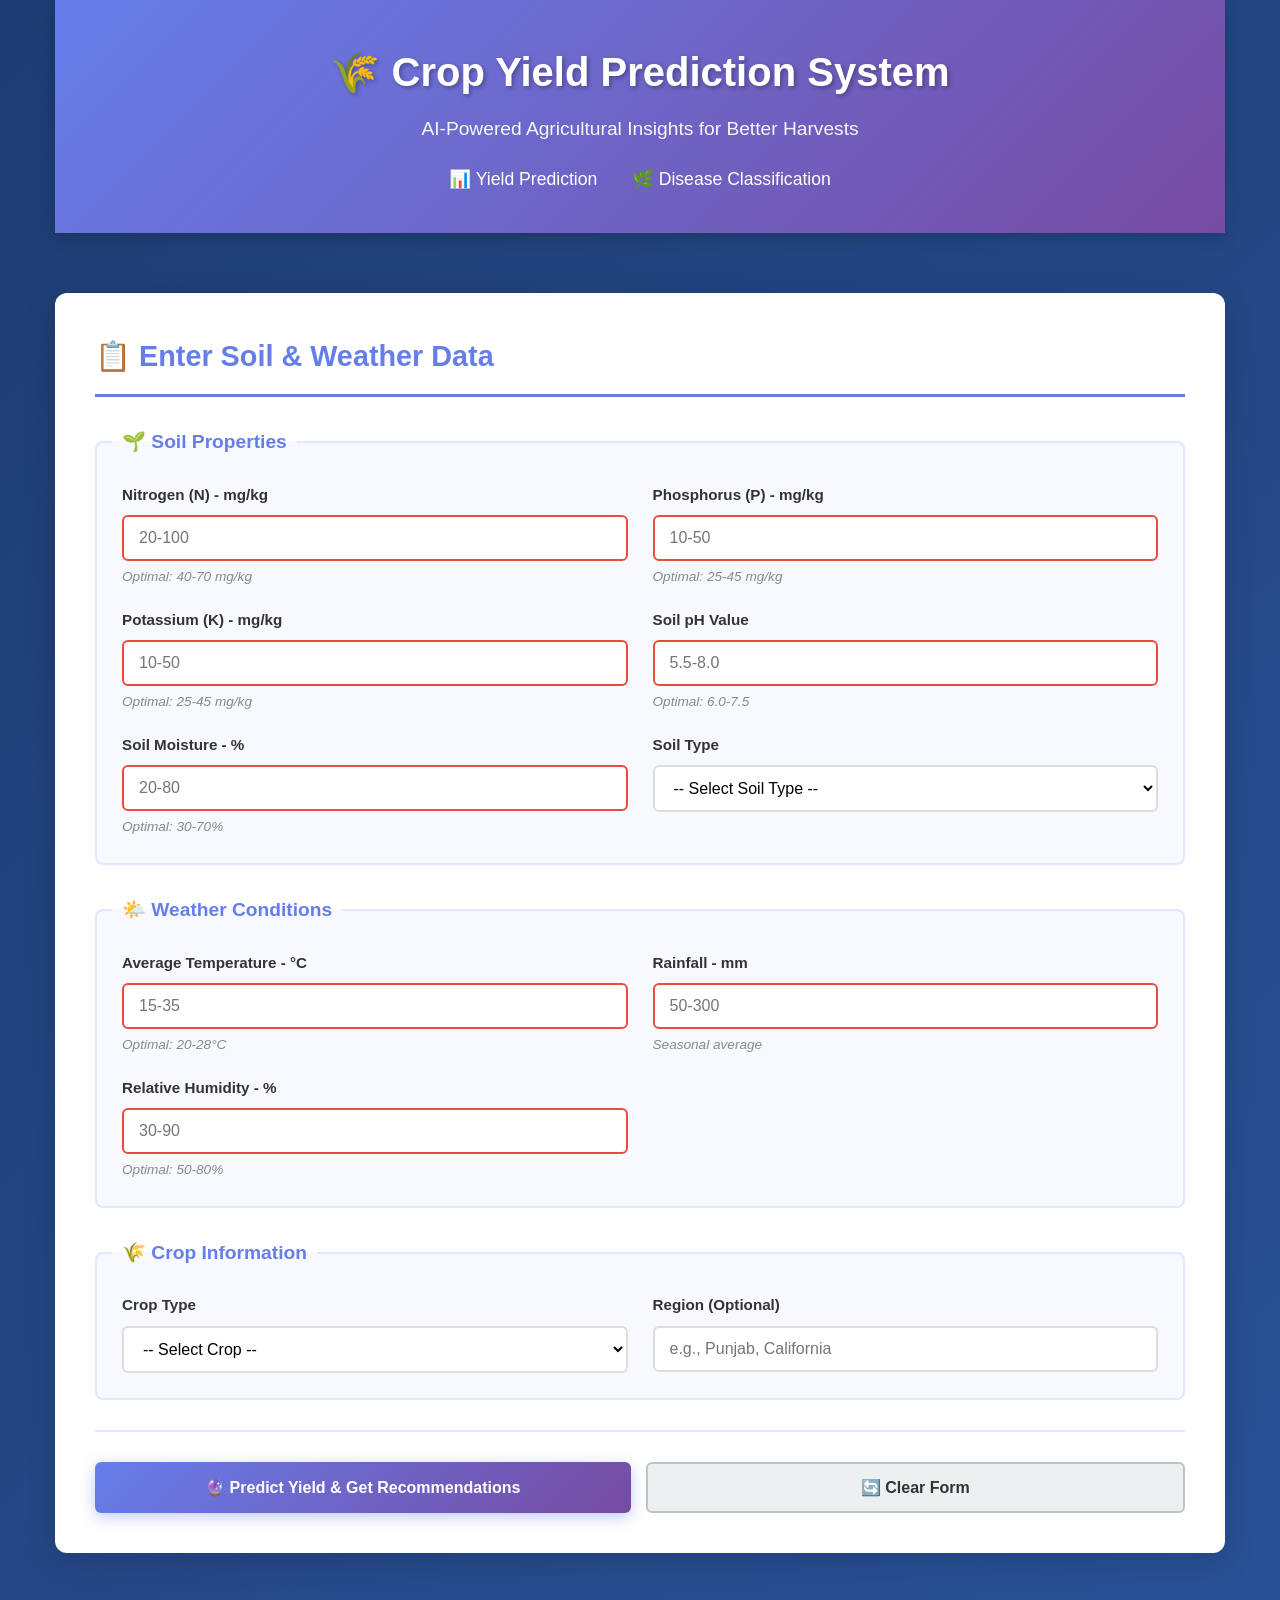
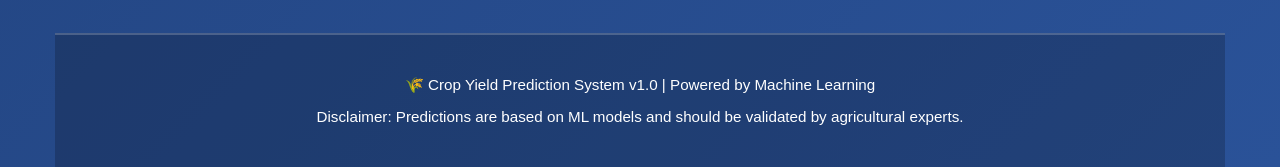
<file: index.html>
<!DOCTYPE html>
<html lang="en">
<head>
    <meta charset="UTF-8">
    <meta http-equiv="refresh" content="0; url=frontend/index.html">
    <title>Crop Yield & Disease Prediction</title>
    <script>
        window.location.href = "frontend/index.html";
    </script>
</head>
<body>
    <p>If you are not redirected automatically, follow this <a href="frontend/index.html">link to the application</a>.</p>
</body>
</html>
</file>
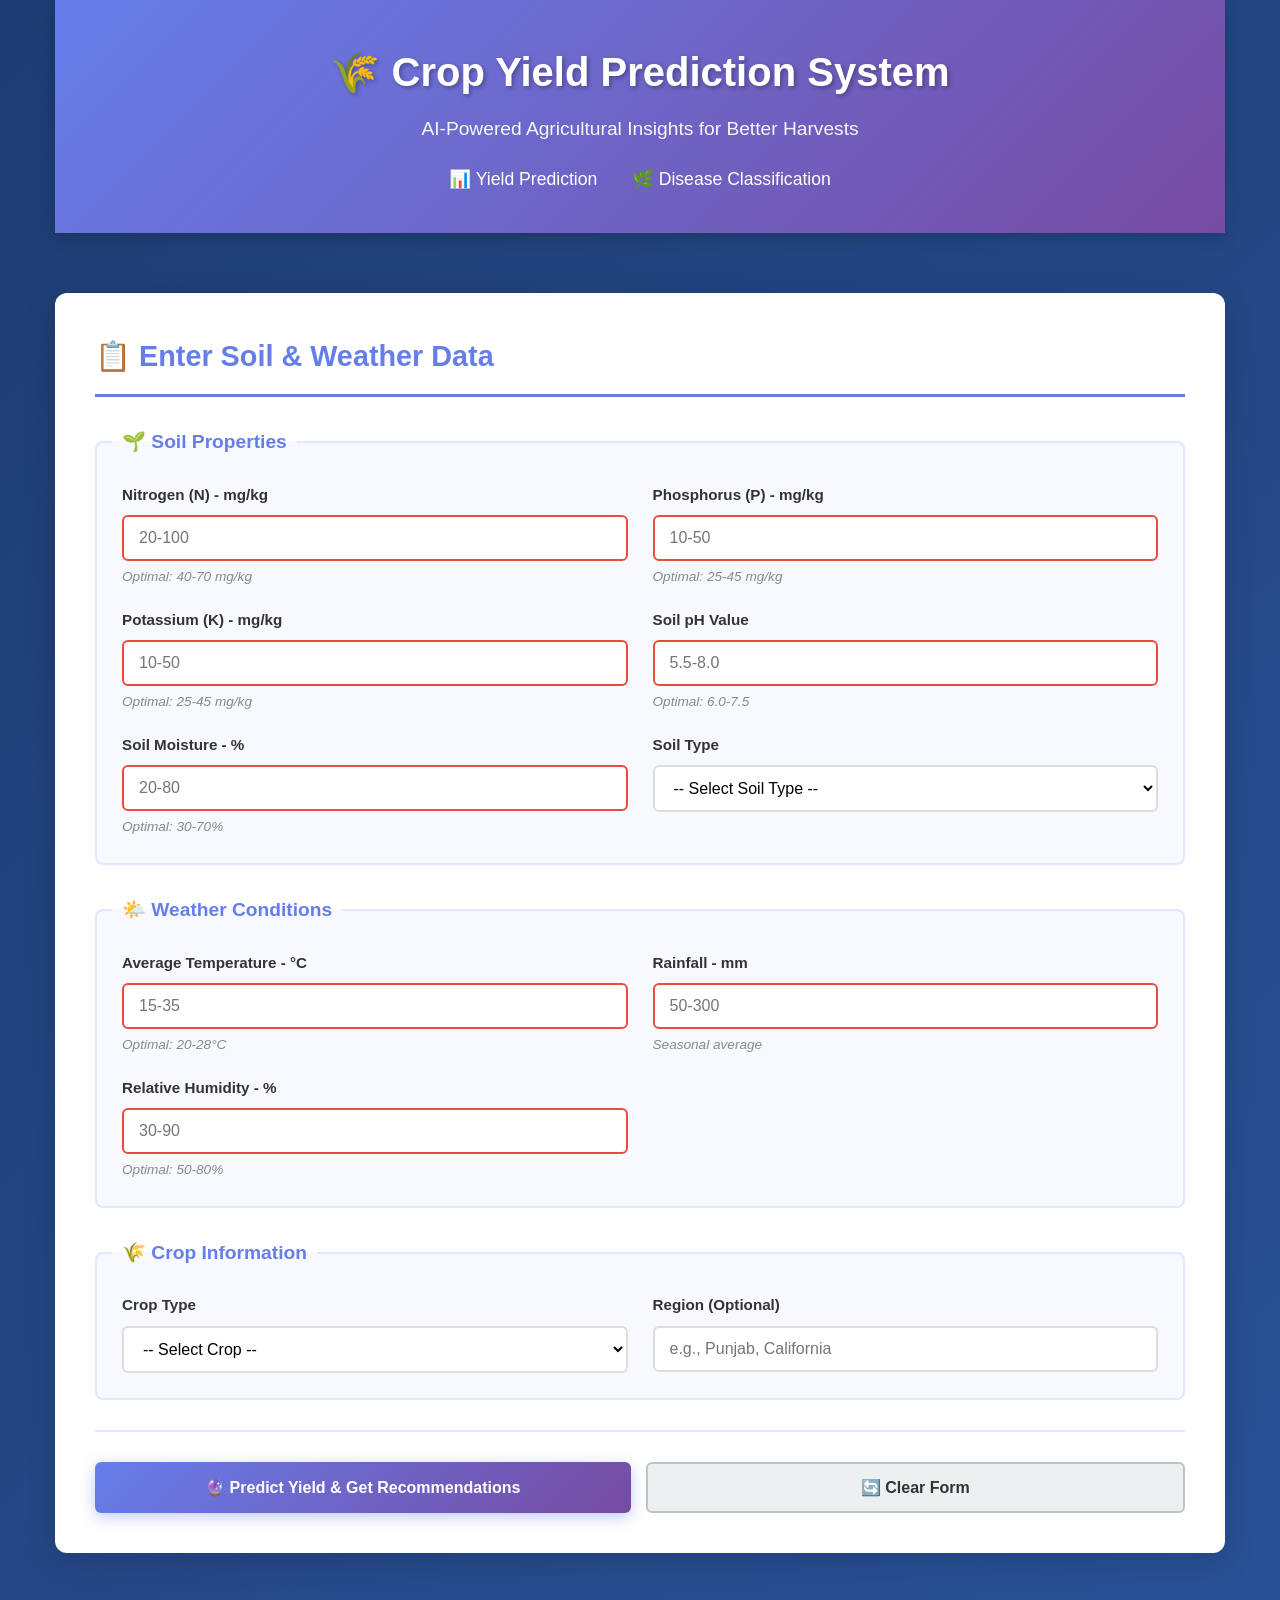
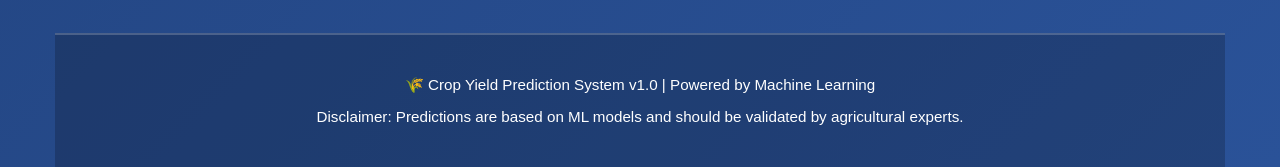
<file: frontend/index.html>
<!DOCTYPE html>
<html lang="en">
<head>
    <meta charset="UTF-8">
    <meta name="viewport" content="width=device-width, initial-scale=1.0">
    <title>Crop Yield Prediction & Recommendation System</title>
    <link rel="stylesheet" href="styles.css">
</head>
<body>
    <div class="container">
        <!-- Header -->
        <header class="header">
            <div class="header-content">
                <h1>🌾 Crop Yield Prediction System</h1>
                <p>AI-Powered Agricultural Insights for Better Harvests</p>
                <nav class="main-nav" style="margin-top: 20px; text-align: center;">
                    <a href="index.html" style="color: white; text-decoration: none; margin: 0 15px; font-weight: 500; font-size: 1.1em;">📊 Yield Prediction</a>
                    <a href="disease_classification.html" style="color: white; text-decoration: none; margin: 0 15px; font-weight: 500; font-size: 1.1em;">🌿 Disease Classification</a>
                </nav>
            </div>
        </header>

        <!-- Main Content -->
        <main class="main-content">
            <!-- Input Form Section -->
            <section class="form-section">
                <div class="form-container">
                    <h2>📋 Enter Soil & Weather Data</h2>
                    
                    <form id="predictionForm">
                        <!-- Soil Data Section -->
                        <fieldset class="form-fieldset">
                            <legend>🌱 Soil Properties</legend>
                            
                            <div class="form-row">
                                <div class="form-group">
                                    <label for="nitrogen">Nitrogen (N) - mg/kg</label>
                                    <input type="number" id="nitrogen" name="nitrogen" min="0" max="150" step="0.5" placeholder="20-100" required>
                                    <span class="range-hint">Optimal: 40-70 mg/kg</span>
                                </div>
                                
                                <div class="form-group">
                                    <label for="phosphorus">Phosphorus (P) - mg/kg</label>
                                    <input type="number" id="phosphorus" name="phosphorus" min="0" max="100" step="0.5" placeholder="10-50" required>
                                    <span class="range-hint">Optimal: 25-45 mg/kg</span>
                                </div>
                            </div>

                            <div class="form-row">
                                <div class="form-group">
                                    <label for="potassium">Potassium (K) - mg/kg</label>
                                    <input type="number" id="potassium" name="potassium" min="0" max="100" step="0.5" placeholder="10-50" required>
                                    <span class="range-hint">Optimal: 25-45 mg/kg</span>
                                </div>
                                
                                <div class="form-group">
                                    <label for="ph">Soil pH Value</label>
                                    <input type="number" id="ph" name="ph" min="4" max="9" step="0.1" placeholder="5.5-8.0" required>
                                    <span class="range-hint">Optimal: 6.0-7.5</span>
                                </div>
                            </div>

                            <div class="form-row">
                                <div class="form-group">
                                    <label for="moisture">Soil Moisture - %</label>
                                    <input type="number" id="moisture" name="moisture" min="0" max="100" step="1" placeholder="20-80" required>
                                    <span class="range-hint">Optimal: 30-70%</span>
                                </div>
                                
                                <div class="form-group">
                                    <label for="soilType">Soil Type</label>
                                    <select id="soilType" name="soil_type" required>
                                        <option value="">-- Select Soil Type --</option>
                                        <option value="Loamy">Loamy</option>
                                        <option value="Sandy">Sandy</option>
                                        <option value="Clay">Clay</option>
                                        <option value="Silt">Silt</option>
                                    </select>
                                </div>
                            </div>
                        </fieldset>

                        <!-- Weather Data Section -->
                        <fieldset class="form-fieldset">
                            <legend>🌤️ Weather Conditions</legend>
                            
                            <div class="form-row">
                                <div class="form-group">
                                    <label for="temperature">Average Temperature - °C</label>
                                    <input type="number" id="temperature" name="temperature" min="-10" max="50" step="0.5" placeholder="15-35" required>
                                    <span class="range-hint">Optimal: 20-28°C</span>
                                </div>
                                
                                <div class="form-group">
                                    <label for="rainfall">Rainfall - mm</label>
                                    <input type="number" id="rainfall" name="rainfall" min="0" max="400" step="5" placeholder="50-300" required>
                                    <span class="range-hint">Seasonal average</span>
                                </div>
                            </div>

                            <div class="form-row">
                                <div class="form-group">
                                    <label for="humidity">Relative Humidity - %</label>
                                    <input type="number" id="humidity" name="humidity" min="0" max="100" step="1" placeholder="30-90" required>
                                    <span class="range-hint">Optimal: 50-80%</span>
                                </div>
                            </div>
                        </fieldset>

                        <!-- Crop Selection Section -->
                        <fieldset class="form-fieldset">
                            <legend>🌾 Crop Information</legend>
                            
                            <div class="form-row">
                                <div class="form-group">
                                    <label for="cropType">Crop Type</label>
                                    <select id="cropType" name="crop_type" required>
                                        <option value="">-- Select Crop --</option>
                                        <option value="Rice">Rice</option>
                                        <option value="Wheat">Wheat</option>
                                        <option value="Corn">Corn</option>
                                        <option value="Soybean">Soybean</option>
                                        <option value="Barley">Barley</option>
                                    </select>
                                </div>
                                
                                <div class="form-group">
                                    <label for="region">Region (Optional)</label>
                                    <input type="text" id="region" name="region" placeholder="e.g., Punjab, California">
                                </div>
                            </div>
                        </fieldset>

                        <!-- Form Actions -->
                        <div class="form-actions">
                            <button type="submit" class="btn btn-primary">🔮 Predict Yield & Get Recommendations</button>
                            <button type="reset" class="btn btn-secondary">🔄 Clear Form</button>
                        </div>
                    </form>

                    <!-- Loading Indicator -->
                    <div id="loadingIndicator" class="loading-indicator" style="display:none;">
                        <div class="spinner"></div>
                        <p>Analyzing data and generating predictions...</p>
                    </div>
                </div>
            </section>

            <!-- Results Section -->
            <section id="resultsSection" class="results-section" style="display:none;">
                <h2>📊 Prediction & Analysis Results</h2>
                
                <!-- Yield Prediction -->
                <div class="card yield-card">
                    <div class="card-header yield-icon">🎯</div>
                    <h3>Predicted Crop Yield</h3>
                    <div class="yield-result">
                        <div class="yield-value" id="yieldValue">-</div>
                        <div class="yield-unit">Ton/hectare</div>
                    </div>
                    <p id="yieldCrop" class="crop-info">-</p>
                </div>

                <!-- Weather Analysis -->
                <div class="card weather-card">
                    <div class="card-header weather-icon">🌤️</div>
                    <h3>Weather Analysis</h3>
                    <div class="weather-info">
                        <div class="info-row">
                            <span class="label">Temperature:</span>
                            <span id="weatherTemp" class="value">-°C</span>
                        </div>
                        <div class="info-row">
                            <span class="label">Rainfall:</span>
                            <span id="weatherRain" class="value">-mm</span>
                        </div>
                        <div class="info-row">
                            <span class="label">Humidity:</span>
                            <span id="weatherHumidity" class="value">-</span>
                        </div>
                    </div>
                    <div id="weatherWarnings" class="warnings-list"></div>
                </div>

                <!-- Soil Analysis -->
                <div class="card soil-card">
                    <div class="card-header soil-icon">🌱</div>
                    <h3>Soil Health Analysis</h3>
                    <div id="soilAnalysis" class="soil-analysis"></div>
                </div>

                <!-- Seed Recommendation -->
                <div class="card recommendation-card">
                    <div class="card-header recommendation-icon">🌾</div>
                    <h3>Recommended Seed Variety</h3>
                    <div class="recommendation-item">
                        <div class="recommendation-header">
                            <h4 id="seedName">-</h4>
                            <span id="seedConfidence" class="confidence-badge">-</span>
                        </div>
                        <p id="seedReason" class="recommendation-reason">-</p>
                    </div>
                </div>

                <!-- Fertilizer Recommendation -->
                <div class="card recommendation-card">
                    <div class="card-header fertilizer-icon">🧪</div>
                    <h3>Recommended Fertilizer</h3>
                    <div class="recommendation-item">
                        <div class="recommendation-header">
                            <h4 id="fertilizerName">-</h4>
                            <span id="fertilizerConfidence" class="confidence-badge">-</span>
                        </div>
                        <p id="fertilizerReason" class="recommendation-reason">-</p>
                        <div id="fertilizerDetails" class="fertilizer-details"></div>
                    </div>
                </div>

                <!-- Action Buttons -->
                <div class="results-actions">
                    <button class="btn btn-primary" onclick="document.querySelector('.form-section').scrollIntoView({behavior: 'smooth'})">⬆️ Back to Form</button>
                    <button class="btn btn-secondary" onclick="document.getElementById('predictionForm').reset(); document.getElementById('resultsSection').style.display='none';">🔄 New Prediction</button>
                </div>
            </section>

            <!-- Error Section -->
            <section id="errorSection" class="error-section" style="display:none;">
                <div class="error-card">
                    <h3>❌ Error</h3>
                    <p id="errorMessage">An error occurred. Please try again.</p>
                    <button class="btn btn-secondary" onclick="document.getElementById('errorSection').style.display='none';">Dismiss</button>
                </div>
            </section>
        </main>

        <!-- Footer -->
        <footer class="footer">
            <p>🌾 Crop Yield Prediction System v1.0 | Powered by Machine Learning</p>
            <p>Disclaimer: Predictions are based on ML models and should be validated by agricultural experts.</p>
        </footer>
    </div>

    <script src="script.js"></script>
</body>
</html>
</file>
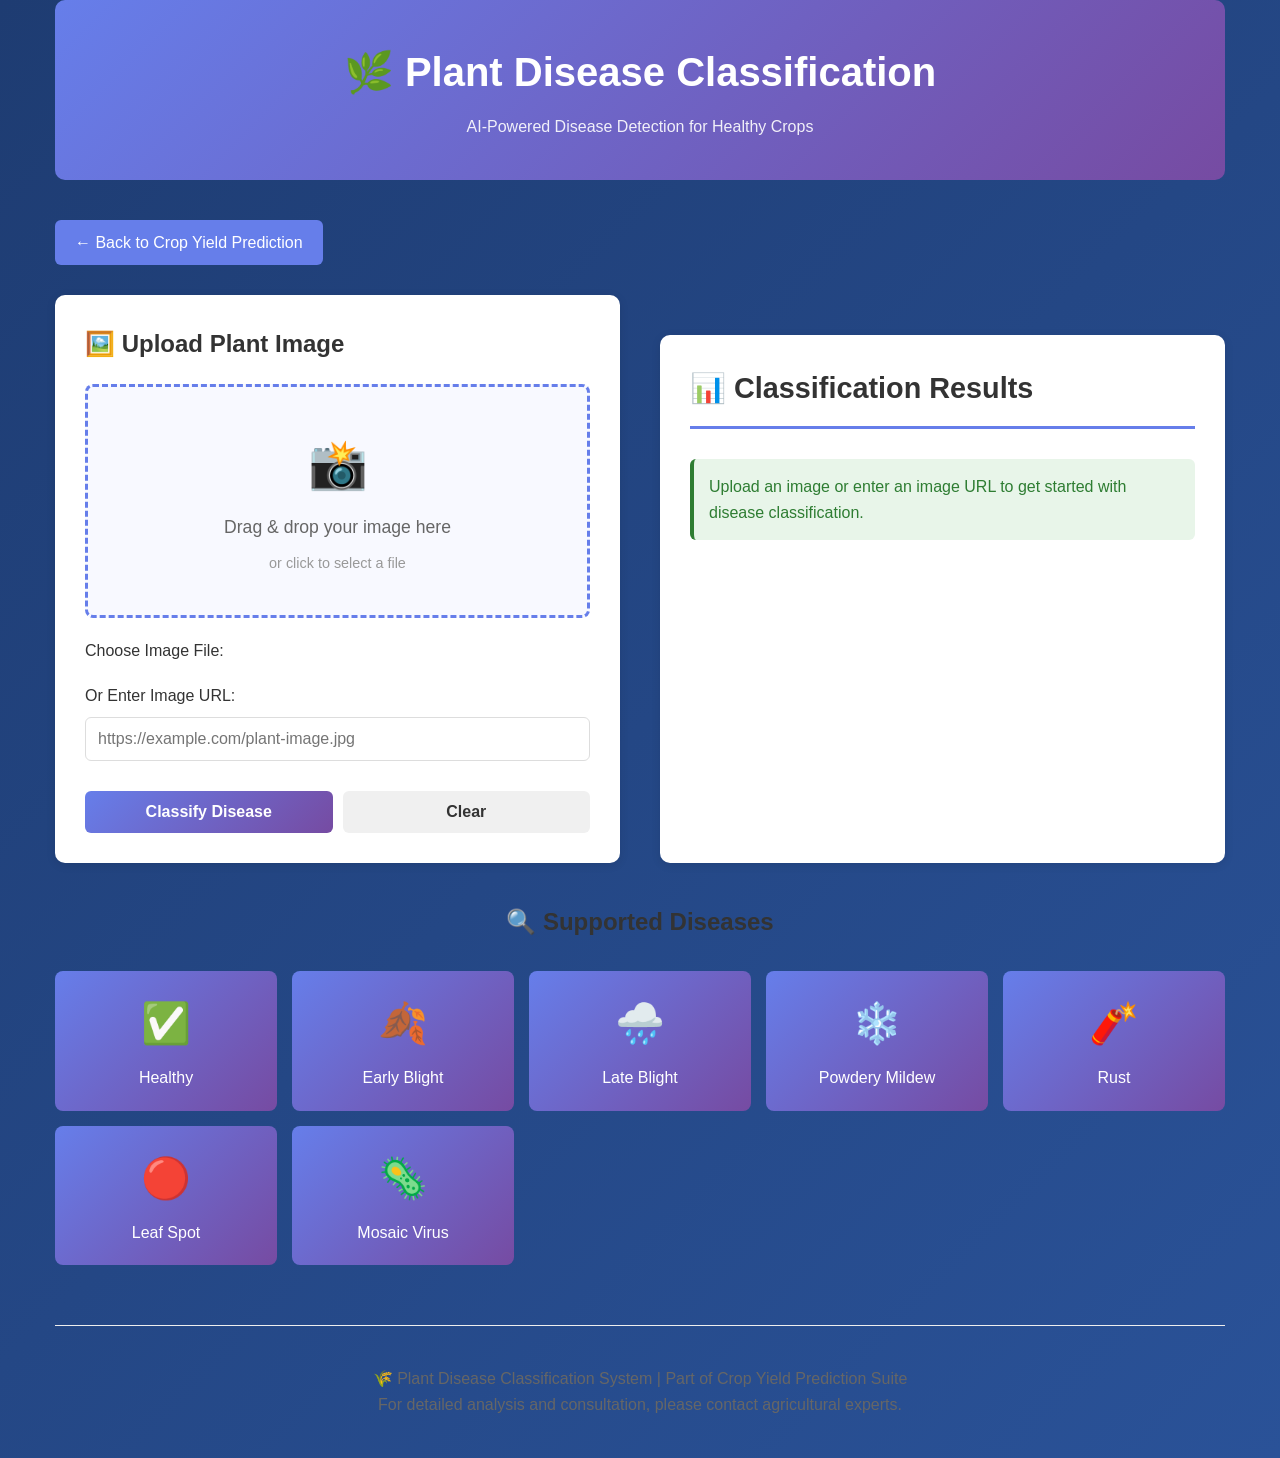
<file: frontend/disease_classification.html>
<var></var><!DOCTYPE html>
<html lang="en">
<head>
    <meta charset="UTF-8">
    <meta name="viewport" content="width=device-width, initial-scale=1.0">
    <title>Plant Disease Classification - Crop Yield Prediction</title>
    <link rel="stylesheet" href="styles.css">
    <style>
        .disease-page-container {
            max-width: 1200px;
            margin: 0 auto;
        }

        .disease-header {
            background: linear-gradient(135deg, #667eea 0%, #764ba2 100%);
            color: white;
            padding: 40px 20px;
            border-radius: 10px;
            text-align: center;
            margin-bottom: 40px;
        }

        .disease-header h1 {
            margin: 0;
            font-size: 2.5em;
        }

        .disease-header p {
            margin: 10px 0 0 0;
            opacity: 0.9;
        }

        .disease-content {
            display: grid;
            grid-template-columns: 1fr 1fr;
            gap: 40px;
            margin-bottom: 40px;
        }

        @media (max-width: 1024px) {
            .disease-content {
                grid-template-columns: 1fr;
            }
        }

        .upload-section {
            background: white;
            padding: 30px;
            border-radius: 10px;
            box-shadow: 0 2px 10px rgba(0, 0, 0, 0.1);
        }

        .upload-section h2 {
            color: #333;
            margin-top: 0;
            display: flex;
            align-items: center;
            gap: 10px;
        }

        .upload-area {
            border: 3px dashed #667eea;
            border-radius: 8px;
            padding: 40px;
            text-align: center;
            cursor: pointer;
            transition: all 0.3s ease;
            background: #f8f9ff;
            margin: 20px 0;
        }

        .upload-area:hover {
            border-color: #764ba2;
            background: #f0f1ff;
        }

        .upload-area.dragover {
            border-color: #764ba2;
            background: #ede9ff;
            transform: scale(1.02);
        }

        .upload-area-icon {
            font-size: 3em;
            margin-bottom: 10px;
        }

        .upload-area-text {
            color: #666;
            font-size: 1.1em;
            margin: 10px 0;
        }

        .upload-area-hint {
            color: #999;
            font-size: 0.9em;
        }

        #imageInput {
            display: none;
        }

        .input-group {
            margin: 20px 0;
        }

        .input-group label {
            display: block;
            margin-bottom: 8px;
            color: #333;
            font-weight: 500;
        }

        .input-group input[type="text"],
        .input-group input[type="file"] {
            width: 100%;
            padding: 12px;
            border: 1px solid #ddd;
            border-radius: 6px;
            font-size: 1em;
            transition: border-color 0.3s;
        }

        .input-group input[type="text"]:focus,
        .input-group input[type="file"]:focus {
            outline: none;
            border-color: #667eea;
            box-shadow: 0 0 0 3px rgba(102, 126, 234, 0.1);
        }

        .button-group {
            display: flex;
            gap: 10px;
            margin-top: 30px;
        }

        .btn-classify,
        .btn-clear {
            flex: 1;
            padding: 12px 24px;
            border: none;
            border-radius: 6px;
            font-size: 1em;
            font-weight: 600;
            cursor: pointer;
            transition: all 0.3s;
        }

        .btn-classify {
            background: linear-gradient(135deg, #667eea 0%, #764ba2 100%);
            color: white;
        }

        .btn-classify:hover {
            transform: translateY(-2px);
            box-shadow: 0 5px 15px rgba(102, 126, 234, 0.4);
        }

        .btn-classify:disabled {
            opacity: 0.5;
            cursor: not-allowed;
            transform: none;
        }

        .btn-clear {
            background: #f0f0f0;
            color: #333;
        }

        .btn-clear:hover {
            background: #e0e0e0;
        }

        .image-preview {
            margin: 20px 0;
            text-align: center;
        }

        .image-preview img {
            max-width: 100%;
            max-height: 300px;
            border-radius: 6px;
            box-shadow: 0 2px 10px rgba(0, 0, 0, 0.1);
        }

        .results-section {
            background: white;
            padding: 30px;
            border-radius: 10px;
            box-shadow: 0 2px 10px rgba(0, 0, 0, 0.1);
        }

        .results-section h2 {
            color: #333;
            margin-top: 0;
        }

        .classification-result {
            background: linear-gradient(135deg, #667eea 0%, #764ba2 100%);
            color: white;
            padding: 25px;
            border-radius: 8px;
            margin: 20px 0;
        }

        .disease-name {
            font-size: 2em;
            font-weight: bold;
            margin: 0 0 10px 0;
            text-transform: capitalize;
        }

        .confidence-bar {
            background: rgba(255, 255, 255, 0.3);
            height: 8px;
            border-radius: 4px;
            overflow: hidden;
            margin: 15px 0;
        }

        .confidence-fill {
            background: white;
            height: 100%;
            transition: width 0.5s ease;
        }

        .confidence-text {
            font-size: 0.95em;
            opacity: 0.9;
        }

        .severity-badge {
            display: inline-block;
            padding: 6px 12px;
            background: rgba(255, 255, 255, 0.2);
            border-radius: 20px;
            font-size: 0.9em;
            font-weight: 600;
            margin-top: 10px;
        }

        .treatment-section,
        .actions-section {
            margin: 25px 0;
        }

        .treatment-section h3,
        .actions-section h3 {
            color: #333;
            font-size: 1.1em;
            margin-bottom: 10px;
            display: flex;
            align-items: center;
            gap: 8px;
        }

        .treatment-text {
            background: #f8f9ff;
            padding: 15px;
            border-left: 4px solid #667eea;
            border-radius: 4px;
            color: #333;
            line-height: 1.6;
        }

        .actions-list {
            list-style: none;
            padding: 0;
        }

        .actions-list li {
            background: #f8f9ff;
            padding: 12px 15px;
            margin: 8px 0;
            border-left: 4px solid #667eea;
            border-radius: 4px;
            color: #333;
        }

        .actions-list li:before {
            content: "✓ ";
            color: #667eea;
            font-weight: bold;
            margin-right: 8px;
        }

        .loading-indicator {
            display: none;
            text-align: center;
            padding: 40px;
        }

        .loading-spinner {
            border: 4px solid #f0f0f0;
            border-top: 4px solid #667eea;
            border-radius: 50%;
            width: 50px;
            height: 50px;
            animation: spin 1s linear infinite;
            margin: 0 auto 20px;
        }

        @keyframes spin {
            0% { transform: rotate(0deg); }
            100% { transform: rotate(360deg); }
        }

        .error-section {
            display: none;
            background: #ffebee;
            color: #c62828;
            padding: 20px;
            border-radius: 6px;
            margin: 20px 0;
            border-left: 4px solid #c62828;
        }

        .error-message {
            font-weight: 500;
        }

        .hidden {
            display: none !important;
        }

        .info-cards {
            display: grid;
            grid-template-columns: repeat(auto-fit, minmax(200px, 1fr));
            gap: 15px;
            margin: 30px 0;
        }

        .info-card {
            background: linear-gradient(135deg, #667eea 0%, #764ba2 100%);
            color: white;
            padding: 20px;
            border-radius: 8px;
            text-align: center;
        }

        .info-card-value {
            font-size: 2em;
            font-weight: bold;
            margin: 10px 0;
        }

        .info-card-label {
            font-size: 0.9em;
            opacity: 0.9;
        }

        .quick-reference {
            background: #f8f9ff;
            padding: 20px;
            border-radius: 8px;
            margin: 20px 0;
            border-left: 4px solid #667eea;
        }

        .quick-reference h3 {
            margin-top: 0;
            color: #333;
        }

        .quick-reference-item {
            margin: 10px 0;
            padding: 8px 0;
            border-bottom: 1px solid #e0e0e0;
        }

        .quick-reference-item:last-child {
            border-bottom: none;
        }

        .quick-reference-label {
            font-weight: 600;
            color: #667eea;
        }

        .quick-reference-value {
            color: #333;
        }

        .success-message {
            background: #e8f5e9;
            color: #2e7d32;
            padding: 15px;
            border-radius: 6px;
            margin: 15px 0;
            border-left: 4px solid #2e7d32;
        }
    </style>
</head>
<body>
    <div class="container disease-page-container">
        <!-- Header -->
        <header class="disease-header">
            <h1>🌿 Plant Disease Classification</h1>
            <p>AI-Powered Disease Detection for Healthy Crops</p>
        </header>

        <!-- Navigation -->
        <nav class="disease-nav" style="margin-bottom: 30px;">
            <a href="index.html" style="display: inline-block; padding: 10px 20px; background: #667eea; color: white; border-radius: 6px; text-decoration: none; font-weight: 500;">← Back to Crop Yield Prediction</a>
        </nav>

        <!-- Main Content -->
        <main class="disease-content">
            <!-- Upload Section -->
            <section class="upload-section">
                <h2>🖼️ Upload Plant Image</h2>
                
                <div id="errorSection" class="error-section">
                    <div id="errorMessage" class="error-message"></div>
                </div>

                <div class="upload-area" id="uploadArea">
                    <div class="upload-area-icon">📸</div>
                    <div class="upload-area-text">Drag & drop your image here</div>
                    <div class="upload-area-hint">or click to select a file</div>
                </div>

                <div class="image-preview hidden" id="imagePreview">
                    <img id="previewImage" alt="Preview">
                </div>

                <div class="input-group">
                    <label for="imageInput">Choose Image File:</label>
                    <input type="file" id="imageInput" accept="image/*">
                </div>

                <div class="input-group">
                    <label for="imageUrl">Or Enter Image URL:</label>
                    <input type="text" id="imageUrl" placeholder="https://example.com/plant-image.jpg">
                </div>

                <div class="button-group">
                    <button type="button" class="btn-classify" id="classifyBtn">Classify Disease</button>
                    <button type="button" class="btn-clear" id="clearBtn">Clear</button>
                </div>
            </section>

            <!-- Results Section -->
            <section class="results-section">
                <h2>📊 Classification Results</h2>
                
                <div id="loadingIndicator" class="loading-indicator">
                    <div class="loading-spinner"></div>
                    <p>Analyzing image...</p>
                </div>

                <div id="resultsContainer" class="hidden">
                    <div id="classificationResult" class="classification-result">
                        <div class="disease-name" id="diseaseName">--</div>
                        <div class="confidence-bar">
                            <div class="confidence-fill" id="confidenceFill" style="width: 0%"></div>
                        </div>
                        <div class="confidence-text">Confidence: <span id="confidenceValue">0%</span></div>
                        <div class="severity-badge" id="severityBadge">--</div>
                    </div>

                    <div class="treatment-section">
                        <h3>💊 Treatment Recommendation</h3>
                        <div class="treatment-text" id="treatmentText">--</div>
                    </div>

                    <div class="actions-section">
                        <h3>🎯 Recommended Actions</h3>
                        <ul class="actions-list" id="actionsList">
                            <!-- Actions will be populated here -->
                        </ul>
                    </div>

                    <div class="quick-reference">
                        <h3>📋 Quick Reference</h3>
                        <div class="quick-reference-item">
                            <span class="quick-reference-label">Disease Type:</span>
                            <span class="quick-reference-value" id="quickDisease">--</span>
                        </div>
                        <div class="quick-reference-item">
                            <span class="quick-reference-label">Severity Level:</span>
                            <span class="quick-reference-value" id="quickSeverity">--</span>
                        </div>
                        <div class="quick-reference-item">
                            <span class="quick-reference-label">Detection Time:</span>
                            <span class="quick-reference-value" id="quickTime">--</span>
                        </div>
                    </div>
                </div>

                <div id="infoMessage" class="success-message hidden">
                    Upload an image or enter an image URL to get started with disease classification.
                </div>
            </section>
        </main>

        <!-- Information Section -->
        <section style="margin-top: 40px;">
            <h2 style="text-align: center; color: #333; margin-bottom: 30px;">🔍 Supported Diseases</h2>
            <div class="info-cards" id="diseasesGrid">
                <!-- Disease cards will be populated here -->
            </div>
        </section>

        <!-- Footer -->
        <footer style="text-align: center; padding: 40px 20px; color: #666; border-top: 1px solid #eee; margin-top: 60px;">
            <p>🌾 Plant Disease Classification System | Part of Crop Yield Prediction Suite</p>
            <p>For detailed analysis and consultation, please contact agricultural experts.</p>
        </footer>
    </div>

    <script>
        // ====================================================================
        // CONFIGURATION
        // ====================================================================

        // Use explicit backend URL so requests go to the Flask API (port 5000)
        const API_BASE_URL = 'http://localhost:5000/api';
        const TIMEOUT = 15000; // 15 seconds

        // ====================================================================
        // DOM ELEMENTS
        // ====================================================================

        const uploadArea = document.getElementById('uploadArea');
        const imageInput = document.getElementById('imageInput');
        const imageUrl = document.getElementById('imageUrl');
        const imagePreview = document.getElementById('imagePreview');
        const previewImage = document.getElementById('previewImage');
        const classifyBtn = document.getElementById('classifyBtn');
        const clearBtn = document.getElementById('clearBtn');
        const loadingIndicator = document.getElementById('loadingIndicator');
        const resultsContainer = document.getElementById('resultsContainer');
        const errorSection = document.getElementById('errorSection');
        const errorMessage = document.getElementById('errorMessage');
        const infoMessage = document.getElementById('infoMessage');
        const diseasesGrid = document.getElementById('diseasesGrid');

        // ====================================================================
        // INITIALIZATION
        // ====================================================================

        document.addEventListener('DOMContentLoaded', () => {
            setupEventListeners();
            loadDiseasesList();
            showInfoMessage();
        });

        function setupEventListeners() {
            uploadArea.addEventListener('click', () => imageInput.click());
            uploadArea.addEventListener('dragover', handleDragOver);
            uploadArea.addEventListener('dragleave', handleDragLeave);
            uploadArea.addEventListener('drop', handleDrop);

            imageInput.addEventListener('change', handleImageSelect);
            imageUrl.addEventListener('change', handleUrlChange);

            classifyBtn.addEventListener('click', handleClassify);
            clearBtn.addEventListener('click', handleClear);
        }

        // ====================================================================
        // DRAG & DROP HANDLING
        // ====================================================================

        function handleDragOver(e) {
            e.preventDefault();
            e.stopPropagation();
            uploadArea.classList.add('dragover');
        }

        function handleDragLeave(e) {
            e.preventDefault();
            e.stopPropagation();
            uploadArea.classList.remove('dragover');
        }

        function handleDrop(e) {
            e.preventDefault();
            e.stopPropagation();
            uploadArea.classList.remove('dragover');

            const files = e.dataTransfer.files;
            if (files.length > 0) {
                imageInput.files = files;
                handleImageSelect();
            }
        }

        // ====================================================================
        // IMAGE HANDLING
        // ====================================================================

        function handleImageSelect() {
            const file = imageInput.files[0];
            if (!file) return;

            // Clear URL input
            imageUrl.value = '';

            // Create preview
            const reader = new FileReader();
            reader.onload = (e) => {
                previewImage.src = e.target.result;
                imagePreview.classList.remove('hidden');
            };
            reader.readAsDataURL(file);

            hideError();
        }

        function handleUrlChange() {
            if (imageUrl.value.trim()) {
                imageInput.value = '';
                imagePreview.classList.add('hidden');
                
                // Show preview of URL image
                previewImage.src = imageUrl.value;
                imagePreview.classList.remove('hidden');
                
                hideError();
            }
        }

        // ====================================================================
        // CLASSIFICATION
        // ====================================================================

        async function handleClassify() {
            const hasFile = imageInput.files.length > 0;
            const hasUrl = imageUrl.value.trim() !== '';

            if (!hasFile && !hasUrl) {
                showError('Please select an image or enter an image URL');
                return;
            }

            showLoading();

            try {
                let imageSource;
                
                if (hasFile) {
                    // For file upload, we'd need to handle multipart form data
                    // For now, we'll use the data URL as the source
                    const reader = new FileReader();
                    reader.onload = async (e) => {
                        imageSource = e.target.result;
                        await sendClassificationRequest(imageSource);
                    };
                    reader.readAsDataURL(imageInput.files[0]);
                } else {
                    imageSource = imageUrl.value;
                    await sendClassificationRequest(imageSource);
                }
            } catch (error) {
                showError(`Error: ${error.message}`);
                hideLoading();
            }
        }

        async function sendClassificationRequest(imageSource) {
            try {
                const response = await fetch(`${API_BASE_URL}/disease-classification`, {
                    method: 'POST',
                    headers: {
                        'Content-Type': 'application/json'
                    },
                    body: JSON.stringify({
                        image_url: imageSource
                    }),
                    timeout: TIMEOUT
                });

                if (!response.ok) {
                    throw new Error(`API error: ${response.statusText}`);
                }

                const data = await response.json();

                if (data.success) {
                    displayResults(data.classification);
                    infoMessage.classList.add('hidden');
                } else {
                    throw new Error(data.error || 'Classification failed');
                }
            } catch (error) {
                console.warn(`API unavailable, falling back to mock classification. Error: ${error.message}`);
                const diseases = ['healthy', 'early_blight', 'late_blight', 'powdery_mildew', 'rust', 'leaf_spot', 'mosaic_virus'];
                const randomDisease = diseases[Math.floor(Math.random() * diseases.length)];
                
                const mockClassification = {
                    disease: randomDisease,
                    confidence: 0.75 + Math.random() * 0.2, // 75% to 95%
                    severity: randomDisease === 'healthy' ? 'None' : ['Low', 'Moderate', 'High'][Math.floor(Math.random() * 3)],
                    treatment: randomDisease === 'healthy' ? 'No treatment needed. Keep up the good work!' : 'Apply appropriate fungicide and ensure good air circulation. Remove infected leaves immediately.',
                    recommended_actions: randomDisease === 'healthy' ? 
                        ['Maintain regular watering schedule', 'Monitor for early signs of pests'] :
                        ['Isolate affected plants if possible', 'Prune infected areas', 'Apply targeted treatment']
                };
                displayResults(mockClassification);
                infoMessage.classList.add('hidden');
            } finally {
                hideLoading();
            }
        }

        function displayResults(classification) {
            const { disease, confidence, severity, treatment, recommended_actions } = classification;

            // Update disease name
            document.getElementById('diseaseName').textContent = disease.replace(/_/g, ' ').toUpperCase();
            document.getElementById('quickDisease').textContent = disease.replace(/_/g, ' ');

            // Update confidence
            const confidencePercent = Math.round(confidence * 100);
            document.getElementById('confidenceFill').style.width = `${confidencePercent}%`;
            document.getElementById('confidenceValue').textContent = `${confidencePercent}%`;

            // Update severity
            document.getElementById('severityBadge').textContent = severity || 'Unknown';
            document.getElementById('quickSeverity').textContent = severity || 'Unknown';

            // Update treatment
            document.getElementById('treatmentText').textContent = treatment;

            // Update actions
            const actionsList = document.getElementById('actionsList');
            actionsList.innerHTML = '';
            if (recommended_actions && Array.isArray(recommended_actions)) {
                recommended_actions.forEach(action => {
                    const li = document.createElement('li');
                    li.textContent = action;
                    actionsList.appendChild(li);
                });
            }

            // Update time
            document.getElementById('quickTime').textContent = new Date().toLocaleString();

            // Show results
            resultsContainer.classList.remove('hidden');
            hideError();
        }

        // ====================================================================
        // UTILITY FUNCTIONS
        // ====================================================================

        function handleClear() {
            imageInput.value = '';
            imageUrl.value = '';
            imagePreview.classList.add('hidden');
            resultsContainer.classList.add('hidden');
            hideError();
            showInfoMessage();
        }

        function showError(message) {
            errorMessage.textContent = message;
            errorSection.style.display = 'block';
        }

        function hideError() {
            errorSection.style.display = 'none';
        }

        function showLoading() {
            loadingIndicator.style.display = 'block';
            resultsContainer.classList.add('hidden');
            hideError();
            infoMessage.classList.add('hidden');
        }

        function hideLoading() {
            loadingIndicator.style.display = 'none';
        }

        function showInfoMessage() {
            infoMessage.classList.remove('hidden');
        }

        async function loadDiseasesList() {
            try {
                const response = await fetch(`${API_BASE_URL}/diseases-list`);
                if (!response.ok) throw new Error('Failed to load diseases');

                const data = await response.json();
                displayDiseaseCards(data.diseases);
            } catch (error) {
                console.warn('Could not load diseases list:', error);
                displayDefaultDiseaseCards();
            }
        }

        function displayDiseaseCards(diseases) {
            const emojis = {
                'healthy': '✅',
                'early_blight': '🍂',
                'late_blight': '🌧️',
                'powdery_mildew': '❄️',
                'rust': '🧨',
                'leaf_spot': '🔴',
                'mosaic_virus': '🦠'
            };

            diseasesGrid.innerHTML = '';
            diseases.forEach(disease => {
                const card = document.createElement('div');
                card.className = 'info-card';
                card.innerHTML = `
                    <div style="font-size: 2.5em; margin-bottom: 10px;">${emojis[disease] || '🌿'}</div>
                    <div style="text-transform: capitalize; font-weight: 500;">${disease.replace(/_/g, ' ')}</div>
                `;
                diseasesGrid.appendChild(card);
            });
        }

        function displayDefaultDiseaseCards() {
            const diseases = ['healthy', 'early_blight', 'late_blight', 'powdery_mildew', 'rust', 'leaf_spot', 'mosaic_virus'];
            displayDiseaseCards(diseases);
        }
    </script>
</body>
</html>
</file>
<file: frontend/styles.css>
/* ============================================================================
   CROP YIELD PREDICTION SYSTEM - CSS STYLES
   Responsive, modern design with gradients and animations
   ============================================================================ */

/* ============================================================================
   GLOBAL STYLES
   ============================================================================ */

* {
    margin: 0;
    padding: 0;
    box-sizing: border-box;
}

html {
    scroll-behavior: smooth;
}

body {
    font-family: 'Segoe UI', Tahoma, Geneva, Verdana, sans-serif;
    background: linear-gradient(135deg, #1e3c72 0%, #2a5298 100%);
    color: #333;
    line-height: 1.6;
    min-height: 100vh;
}

.container {
    max-width: 1200px;
    margin: 0 auto;
    padding: 0 15px;
}

/* ============================================================================
   HEADER
   ============================================================================ */

.header {
    background: linear-gradient(135deg, #667eea 0%, #764ba2 100%);
    color: white;
    padding: 40px 20px;
    text-align: center;
    box-shadow: 0 4px 15px rgba(0, 0, 0, 0.2);
    margin-bottom: 40px;
}

.header-content h1 {
    font-size: 2.5rem;
    margin-bottom: 10px;
    text-shadow: 2px 2px 4px rgba(0, 0, 0, 0.3);
}

.header-content p {
    font-size: 1.2rem;
    opacity: 0.95;
}

/* ============================================================================
   MAIN CONTENT
   ============================================================================ */

.main-content {
    padding: 20px 0;
}

/* ============================================================================
   FORM SECTION
   ============================================================================ */

.form-section {
    background: white;
    border-radius: 12px;
    box-shadow: 0 8px 32px rgba(0, 0, 0, 0.15);
    overflow: hidden;
}

.form-container {
    padding: 40px;
}

.form-container h2 {
    color: #667eea;
    margin-bottom: 30px;
    font-size: 1.8rem;
    border-bottom: 3px solid #667eea;
    padding-bottom: 15px;
}

/* Fieldsets */

.form-fieldset {
    border: 2px solid #e0e7ff;
    border-radius: 8px;
    padding: 25px;
    margin-bottom: 30px;
    background: #f8f9ff;
}

.form-fieldset legend {
    font-size: 1.2rem;
    font-weight: 600;
    color: #667eea;
    padding: 0 10px;
    margin-left: -10px;
}

/* Form Grid */

.form-row {
    display: grid;
    grid-template-columns: 1fr 1fr;
    gap: 25px;
    margin-bottom: 20px;
}

.form-row:last-child {
    margin-bottom: 0;
}

@media (max-width: 768px) {
    .form-row {
        grid-template-columns: 1fr;
        gap: 15px;
    }
}

/* Form Groups */

.form-group {
    display: flex;
    flex-direction: column;
}

.form-group label {
    font-weight: 600;
    color: #333;
    margin-bottom: 8px;
    font-size: 0.95rem;
}

.form-group input,
.form-group select {
    padding: 12px 15px;
    border: 2px solid #ddd;
    border-radius: 6px;
    font-size: 1rem;
    transition: all 0.3s ease;
    background: white;
}

.form-group input:focus,
.form-group select:focus {
    outline: none;
    border-color: #667eea;
    box-shadow: 0 0 0 4px rgba(102, 126, 234, 0.1);
}

.form-group input:invalid {
    border-color: #e74c3c;
}

.range-hint {
    font-size: 0.85rem;
    color: #7f8c8d;
    margin-top: 5px;
    font-style: italic;
}

/* Form Actions */

.form-actions {
    display: flex;
    gap: 15px;
    margin-top: 30px;
    padding-top: 30px;
    border-top: 2px solid #e0e7ff;
}

@media (max-width: 768px) {
    .form-actions {
        flex-direction: column;
    }
}

/* Buttons */

.btn {
    padding: 14px 30px;
    border: none;
    border-radius: 6px;
    font-size: 1rem;
    font-weight: 600;
    cursor: pointer;
    transition: all 0.3s ease;
    text-align: center;
    display: inline-block;
    flex: 1;
}

.btn-primary {
    background: linear-gradient(135deg, #667eea 0%, #764ba2 100%);
    color: white;
    box-shadow: 0 4px 15px rgba(102, 126, 234, 0.4);
}

.btn-primary:hover {
    transform: translateY(-2px);
    box-shadow: 0 6px 20px rgba(102, 126, 234, 0.6);
}

.btn-primary:active {
    transform: translateY(0);
}

.btn-secondary {
    background: #ecf0f1;
    color: #333;
    border: 2px solid #bdc3c7;
}

.btn-secondary:hover {
    background: #d5dbdb;
    border-color: #95a5a6;
}

/* Loading Indicator */

.loading-indicator {
    text-align: center;
    padding: 40px 20px;
    background: #f8f9ff;
    border-radius: 8px;
    margin-top: 30px;
}

.spinner {
    border: 4px solid #e0e7ff;
    border-top: 4px solid #667eea;
    border-radius: 50%;
    width: 40px;
    height: 40px;
    animation: spin 1s linear infinite;
    margin: 0 auto 20px;
}

@keyframes spin {
    0% { transform: rotate(0deg); }
    100% { transform: rotate(360deg); }
}

.loading-indicator p {
    color: #667eea;
    font-weight: 600;
}

/* ============================================================================
   RESULTS SECTION
   ============================================================================ */

.results-section {
    background: white;
    border-radius: 12px;
    box-shadow: 0 8px 32px rgba(0, 0, 0, 0.15);
    overflow: hidden;
    padding: 40px;
    margin-top: 40px;
    animation: slideIn 0.5s ease;
}

@keyframes slideIn {
    from {
        opacity: 0;
        transform: translateY(20px);
    }
    to {
        opacity: 1;
        transform: translateY(0);
    }
}

.results-section h2 {
    color: #667eea;
    margin-bottom: 30px;
    font-size: 1.8rem;
    border-bottom: 3px solid #667eea;
    padding-bottom: 15px;
}

/* Cards */

.card {
    background: linear-gradient(135deg, #f5f7fa 0%, #c3cfe2 100%);
    border-radius: 10px;
    padding: 25px;
    margin-bottom: 25px;
    border-left: 5px solid #667eea;
    transition: all 0.3s ease;
}

.card:hover {
    transform: translateY(-3px);
    box-shadow: 0 8px 20px rgba(0, 0, 0, 0.1);
}

.card h3 {
    color: #333;
    margin-bottom: 15px;
    font-size: 1.4rem;
}

.card-header {
    font-size: 2.5rem;
    margin-bottom: 15px;
}

/* Yield Card */

.yield-card {
    background: linear-gradient(135deg, #ffecd2 0%, #fcb69f 100%);
    border-left-color: #ff9a56;
    text-align: center;
}

.yield-result {
    margin: 20px 0;
}

.yield-value {
    font-size: 3rem;
    font-weight: 700;
    color: #d35400;
}

.yield-unit {
    font-size: 1.2rem;
    color: #555;
    margin-top: 5px;
}

.crop-info {
    color: #666;
    margin-top: 15px;
    font-size: 1rem;
}

/* Weather Card */

.weather-card {
    background: linear-gradient(135deg, #a8edea 0%, #fed6e3 100%);
    border-left-color: #00d4d4;
}

.weather-info {
    background: rgba(255, 255, 255, 0.7);
    padding: 15px;
    border-radius: 6px;
    margin: 15px 0;
}

.info-row {
    display: flex;
    justify-content: space-between;
    padding: 8px 0;
    border-bottom: 1px solid #e0e7ff;
}

.info-row:last-child {
    border-bottom: none;
}

.info-row .label {
    font-weight: 600;
    color: #333;
}

.info-row .value {
    color: #667eea;
    font-weight: 500;
}

.warnings-list {
    margin-top: 15px;
}

.warning {
    background: #fff3cd;
    border-left: 4px solid #ffc107;
    padding: 12px;
    margin: 10px 0;
    border-radius: 4px;
    color: #856404;
    font-weight: 500;
}

/* Soil Card */

.soil-card {
    background: linear-gradient(135deg, #a8e6cf 0%, #dcedc1 100%);
    border-left-color: #66bb6a;
}

.soil-analysis {
    display: grid;
    grid-template-columns: 1fr 1fr;
    gap: 15px;
}

@media (max-width: 768px) {
    .soil-analysis {
        grid-template-columns: 1fr;
    }
}

.nutrient-item {
    background: rgba(255, 255, 255, 0.8);
    padding: 15px;
    border-radius: 6px;
    border-left: 4px solid #66bb6a;
}

.nutrient-item h4 {
    color: #333;
    margin-bottom: 8px;
    font-size: 1rem;
}

.nutrient-level {
    font-size: 0.9rem;
    font-weight: 600;
    margin-bottom: 8px;
    padding: 4px 8px;
    border-radius: 4px;
    display: inline-block;
}

.level-optimal {
    background: #d4edda;
    color: #155724;
}

.level-low {
    background: #f8d7da;
    color: #721c24;
}

.level-high {
    background: #fff3cd;
    color: #856404;
}

.nutrient-recommendation {
    font-size: 0.9rem;
    color: #555;
    line-height: 1.4;
}

/* Recommendation Cards */

.recommendation-card {
    background: linear-gradient(135deg, #e0c3fc 0%, #8ec5fc 100%);
    border-left-color: #667eea;
}

.recommendation-header {
    display: flex;
    justify-content: space-between;
    align-items: center;
    margin-bottom: 15px;
}

.recommendation-header h4 {
    color: #333;
    font-size: 1.3rem;
    margin: 0;
}

.confidence-badge {
    background: #667eea;
    color: white;
    padding: 6px 12px;
    border-radius: 20px;
    font-size: 0.85rem;
    font-weight: 600;
}

.recommendation-reason {
    color: #555;
    background: rgba(255, 255, 255, 0.7);
    padding: 15px;
    border-radius: 6px;
    margin-bottom: 15px;
}

.fertilizer-details {
    background: rgba(255, 255, 255, 0.7);
    padding: 15px;
    border-radius: 6px;
    font-size: 0.95rem;
}

.fertilizer-details h5 {
    color: #333;
    margin-bottom: 10px;
    font-size: 1rem;
}

.fertilizer-details p {
    margin: 8px 0;
    color: #555;
}

.fertilizer-details strong {
    color: #667eea;
}

/* Results Actions */

.results-actions {
    display: flex;
    gap: 15px;
    margin-top: 30px;
    padding-top: 30px;
    border-top: 2px solid #e0e7ff;
}

@media (max-width: 768px) {
    .results-actions {
        flex-direction: column;
    }
}

/* ============================================================================
   ERROR SECTION
   ============================================================================ */

.error-section {
    background: white;
    border-radius: 12px;
    box-shadow: 0 8px 32px rgba(0, 0, 0, 0.15);
    padding: 40px;
    margin-top: 40px;
    animation: slideIn 0.5s ease;
}

.error-card {
    background: #fadbd8;
    border: 2px solid #e74c3c;
    border-radius: 8px;
    padding: 25px;
    text-align: center;
}

.error-card h3 {
    color: #c0392b;
    margin-bottom: 15px;
}

.error-card p {
    color: #555;
    margin-bottom: 20px;
}

/* ============================================================================
   FOOTER
   ============================================================================ */

.footer {
    background: rgba(0, 0, 0, 0.2);
    color: white;
    text-align: center;
    padding: 30px 20px;
    margin-top: 60px;
    border-top: 2px solid rgba(255, 255, 255, 0.2);
}

.footer p {
    margin: 8px 0;
    font-size: 0.95rem;
}

/* ============================================================================
   RESPONSIVE DESIGN
   ============================================================================ */

@media (max-width: 1024px) {
    .header-content h1 {
        font-size: 2rem;
    }

    .form-container {
        padding: 30px;
    }

    .results-section {
        padding: 30px;
    }
}

@media (max-width: 768px) {
    .header-content h1 {
        font-size: 1.6rem;
    }

    .header-content p {
        font-size: 1rem;
    }

    .form-container {
        padding: 20px;
    }

    .form-fieldset {
        padding: 15px;
        margin-bottom: 20px;
    }

    .results-section {
        padding: 20px;
        margin-top: 30px;
    }

    .card {
        padding: 15px;
        margin-bottom: 15px;
    }

    .card h3 {
        font-size: 1.2rem;
    }

    .yield-value {
        font-size: 2rem;
    }

    .soil-analysis {
        grid-template-columns: 1fr;
    }

    .btn {
        flex: 1;
        padding: 12px 20px;
        font-size: 0.9rem;
    }
}

@media (max-width: 480px) {
    .container {
        padding: 0 10px;
    }

    .header {
        padding: 30px 15px;
        margin-bottom: 25px;
    }

    .header-content h1 {
        font-size: 1.4rem;
    }

    .form-container {
        padding: 15px;
    }

    .form-container h2 {
        font-size: 1.4rem;
    }

    .form-fieldset {
        padding: 12px;
    }

    .results-section {
        padding: 15px;
    }

    .results-section h2 {
        font-size: 1.4rem;
    }
}

/* ============================================================================
   UTILITY CLASSES
   ============================================================================ */

.hidden {
    display: none !important;
}

.text-center {
    text-align: center;
}

.text-muted {
    color: #7f8c8d;
}

.success {
    color: #27ae60;
}

.error {
    color: #e74c3c;
}

.warning {
    color: #f39c12;
}
</file>
